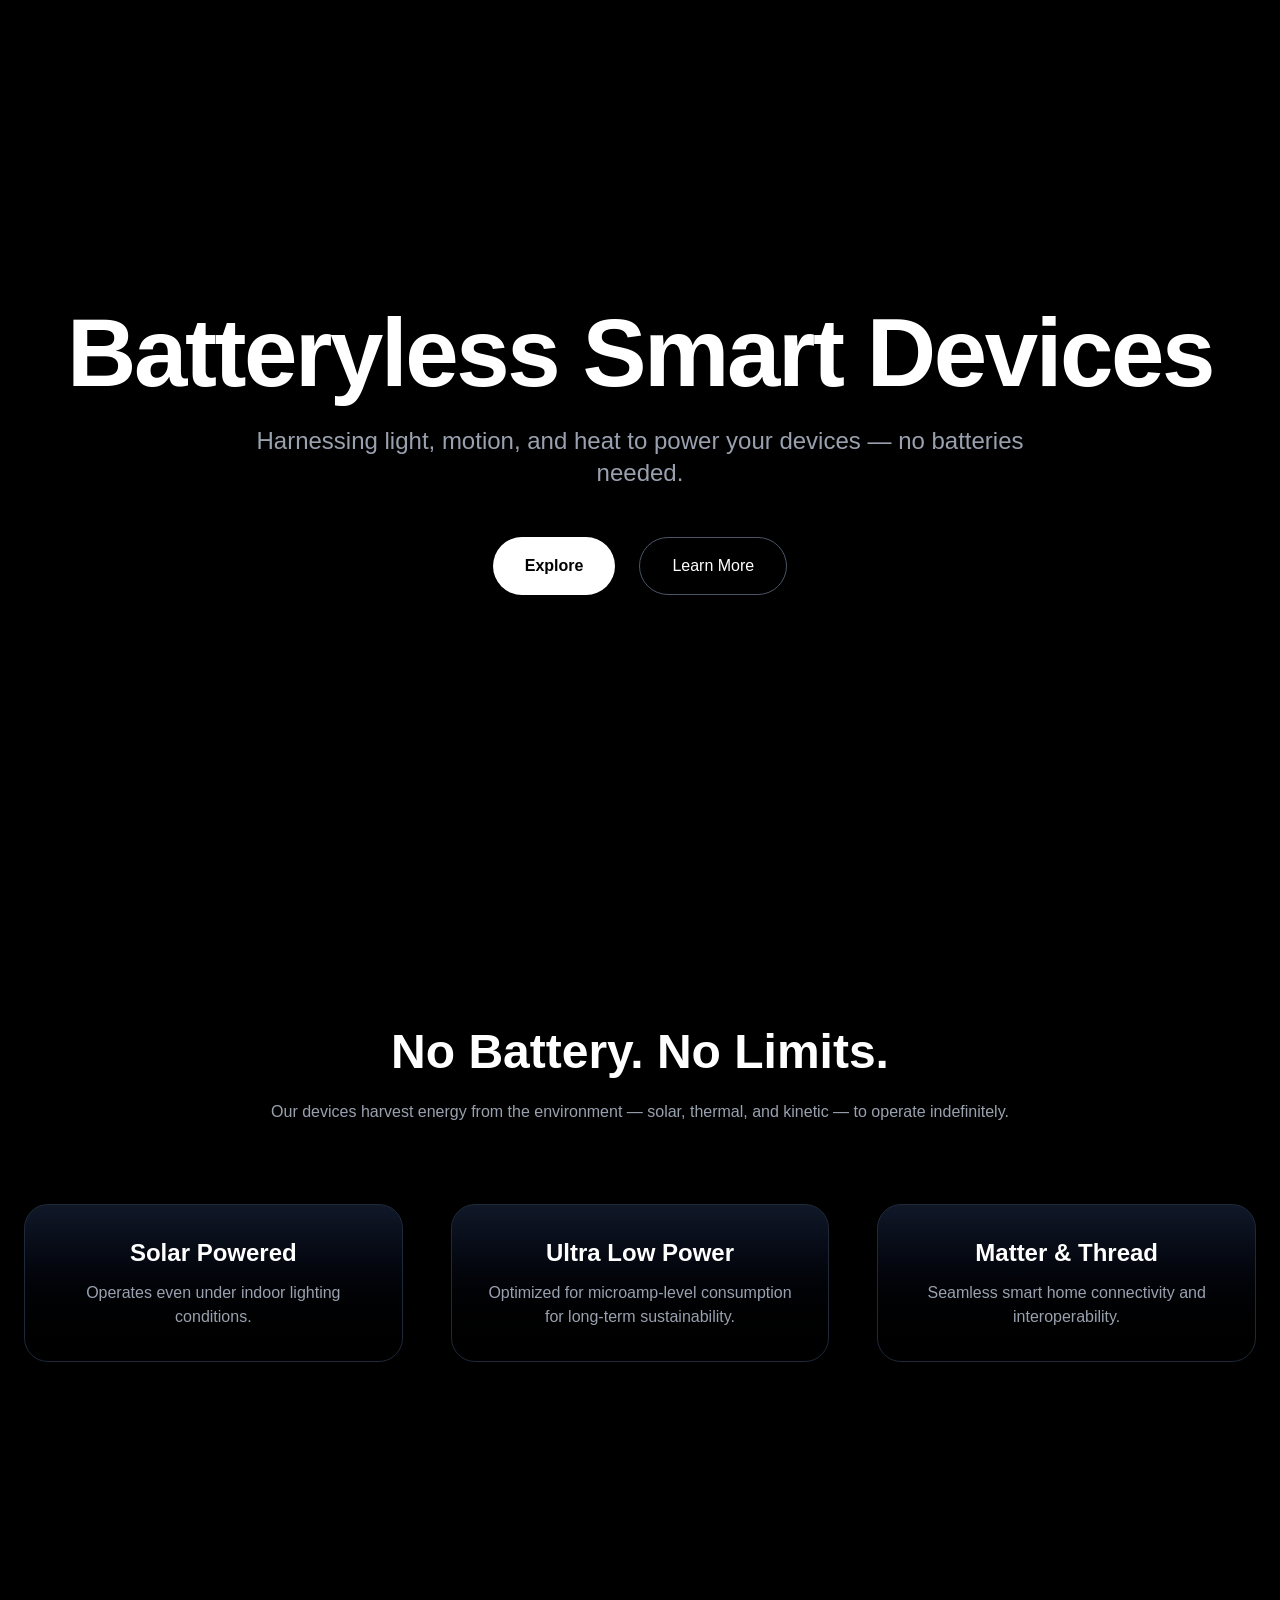
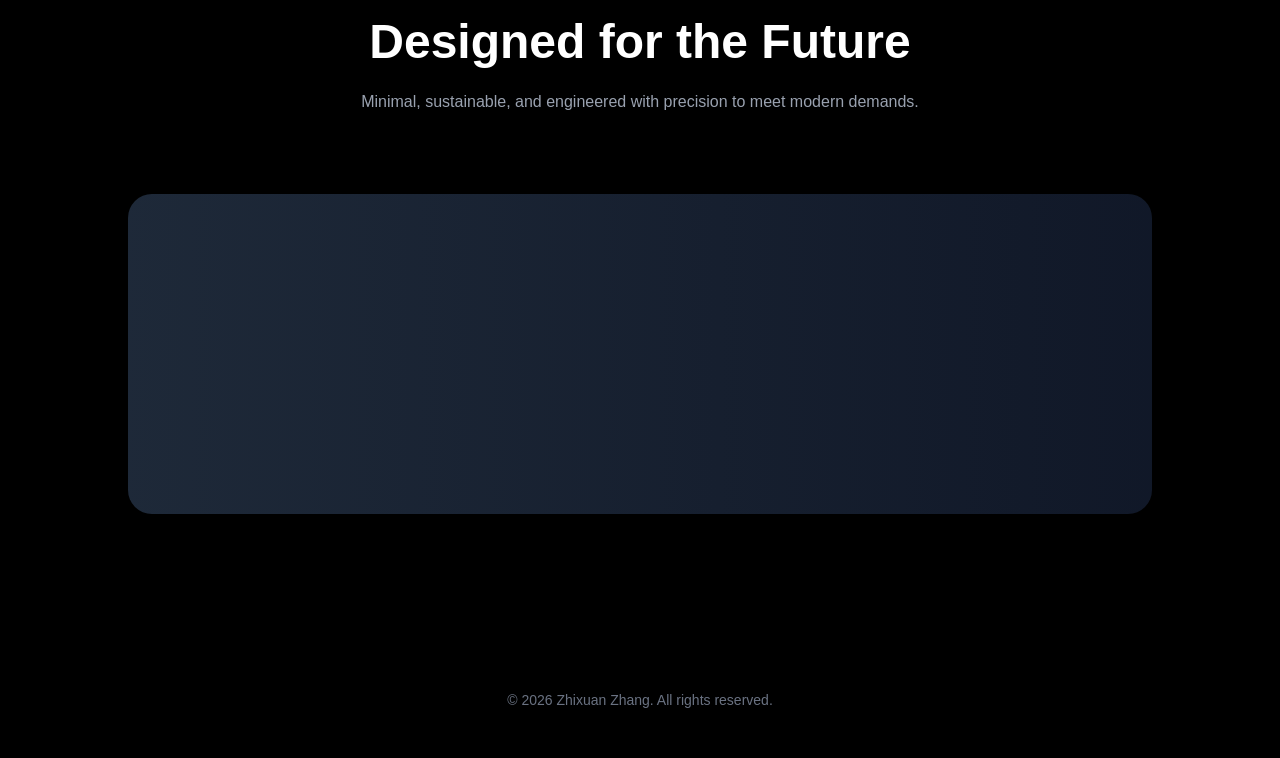
<file: index.html>
<!DOCTYPE html><!--xOA8P0eRLM_AzHyug5me1--><html lang="en"><head><meta charSet="utf-8"/><meta name="viewport" content="width=device-width, initial-scale=1"/><link rel="preload" href="/_next/static/media/797e433ab948586e-s.p.dbea232f.woff2" as="font" crossorigin="" type="font/woff2"/><link rel="preload" href="/_next/static/media/caa3a2e1cccd8315-s.p.853070df.woff2" as="font" crossorigin="" type="font/woff2"/><link rel="stylesheet" href="/_next/static/chunks/d24d4cb73cb76efe.css" data-precedence="next"/><link rel="preload" as="script" fetchPriority="low" href="/_next/static/chunks/465f799faf41e6df.js"/><script src="/_next/static/chunks/396f90e8b7ccb31f.js" async=""></script><script src="/_next/static/chunks/caee63aee53cc1ca.js" async=""></script><script src="/_next/static/chunks/turbopack-cb861f6a3e9f91bc.js" async=""></script><script src="/_next/static/chunks/2f236954d6a65e12.js" async=""></script><meta name="next-size-adjust" content=""/><title>Create Next App</title><meta name="description" content="Generated by create next app"/><link rel="icon" href="/favicon.ico?favicon.0b3bf435.ico" sizes="256x256" type="image/x-icon"/><script src="/_next/static/chunks/a6dad97d9634a72d.js" noModule=""></script></head><body class="geist_a71539c9-module__T19VSG__variable geist_mono_8d43a2aa-module__8Li5zG__variable antialiased"><div hidden=""><!--$--><!--/$--></div><main class="bg-black text-white min-h-screen"><section class="flex flex-col items-center justify-center text-center h-screen px-6"><h1 class="text-6xl md:text-8xl font-bold tracking-tight">Batteryless Smart Devices</h1><p class="mt-6 text-lg md:text-2xl text-gray-400 max-w-3xl">Harnessing light, motion, and heat to power your devices — no batteries needed.</p><div class="mt-12 flex gap-6"><button class="px-8 py-4 bg-white text-black rounded-full font-semibold hover:opacity-90">Explore</button><button class="px-8 py-4 border border-gray-600 rounded-full hover:bg-gray-800">Learn More</button></div></section><section class="py-32 px-6 text-center"><h2 class="text-5xl font-bold">No Battery. No Limits.</h2><p class="mt-6 text-gray-400 max-w-3xl mx-auto">Our devices harvest energy from the environment — solar, thermal, and kinetic — to operate indefinitely.</p><div class="mt-20 grid md:grid-cols-3 gap-12"><div class="p-8 rounded-3xl bg-gradient-to-b from-gray-900 to-black border border-gray-800"><h3 class="text-2xl font-semibold">Solar Powered</h3><p class="mt-3 text-gray-400">Operates even under indoor lighting conditions.</p></div><div class="p-8 rounded-3xl bg-gradient-to-b from-gray-900 to-black border border-gray-800"><h3 class="text-2xl font-semibold">Ultra Low Power</h3><p class="mt-3 text-gray-400">Optimized for microamp-level consumption for long-term sustainability.</p></div><div class="p-8 rounded-3xl bg-gradient-to-b from-gray-900 to-black border border-gray-800"><h3 class="text-2xl font-semibold">Matter &amp; Thread</h3><p class="mt-3 text-gray-400">Seamless smart home connectivity and interoperability.</p></div></div></section><section class="py-32 px-6 bg-black text-center"><h2 class="text-5xl font-bold">Designed for the Future</h2><p class="mt-6 text-gray-400 max-w-3xl mx-auto">Minimal, sustainable, and engineered with precision to meet modern demands.</p><div class="mt-20 flex justify-center"><div class="w-full max-w-5xl h-80 bg-gradient-to-r from-gray-800 to-gray-900 rounded-3xl shadow-2xl"></div></div></section><footer class="py-12 text-center text-gray-500 text-sm">© <!-- -->2026<!-- --> Zhixuan Zhang. All rights reserved.</footer></main><!--$--><!--/$--><script src="/_next/static/chunks/465f799faf41e6df.js" id="_R_" async=""></script><script>(self.__next_f=self.__next_f||[]).push([0])</script><script>self.__next_f.push([1,"1:\"$Sreact.fragment\"\n2:I[39756,[\"/_next/static/chunks/2f236954d6a65e12.js\"],\"default\"]\n3:I[37457,[\"/_next/static/chunks/2f236954d6a65e12.js\"],\"default\"]\n8:I[68027,[],\"default\"]\n:HL[\"/_next/static/chunks/d24d4cb73cb76efe.css\",\"style\"]\n:HL[\"/_next/static/media/797e433ab948586e-s.p.dbea232f.woff2\",\"font\",{\"crossOrigin\":\"\",\"type\":\"font/woff2\"}]\n:HL[\"/_next/static/media/caa3a2e1cccd8315-s.p.853070df.woff2\",\"font\",{\"crossOrigin\":\"\",\"type\":\"font/woff2\"}]\n"])</script><script>self.__next_f.push([1,"0:{\"P\":null,\"b\":\"xOA8P0eRLM-AzHyug5me1\",\"c\":[\"\",\"\"],\"q\":\"\",\"i\":false,\"f\":[[[\"\",{\"children\":[\"__PAGE__\",{}]},\"$undefined\",\"$undefined\",true],[[\"$\",\"$1\",\"c\",{\"children\":[[[\"$\",\"link\",\"0\",{\"rel\":\"stylesheet\",\"href\":\"/_next/static/chunks/d24d4cb73cb76efe.css\",\"precedence\":\"next\",\"crossOrigin\":\"$undefined\",\"nonce\":\"$undefined\"}]],[\"$\",\"html\",null,{\"lang\":\"en\",\"children\":[\"$\",\"body\",null,{\"className\":\"geist_a71539c9-module__T19VSG__variable geist_mono_8d43a2aa-module__8Li5zG__variable antialiased\",\"children\":[\"$\",\"$L2\",null,{\"parallelRouterKey\":\"children\",\"error\":\"$undefined\",\"errorStyles\":\"$undefined\",\"errorScripts\":\"$undefined\",\"template\":[\"$\",\"$L3\",null,{}],\"templateStyles\":\"$undefined\",\"templateScripts\":\"$undefined\",\"notFound\":[[[\"$\",\"title\",null,{\"children\":\"404: This page could not be found.\"}],[\"$\",\"div\",null,{\"style\":{\"fontFamily\":\"system-ui,\\\"Segoe UI\\\",Roboto,Helvetica,Arial,sans-serif,\\\"Apple Color Emoji\\\",\\\"Segoe UI Emoji\\\"\",\"height\":\"100vh\",\"textAlign\":\"center\",\"display\":\"flex\",\"flexDirection\":\"column\",\"alignItems\":\"center\",\"justifyContent\":\"center\"},\"children\":[\"$\",\"div\",null,{\"children\":[[\"$\",\"style\",null,{\"dangerouslySetInnerHTML\":{\"__html\":\"body{color:#000;background:#fff;margin:0}.next-error-h1{border-right:1px solid rgba(0,0,0,.3)}@media (prefers-color-scheme:dark){body{color:#fff;background:#000}.next-error-h1{border-right:1px solid rgba(255,255,255,.3)}}\"}}],[\"$\",\"h1\",null,{\"className\":\"next-error-h1\",\"style\":{\"display\":\"inline-block\",\"margin\":\"0 20px 0 0\",\"padding\":\"0 23px 0 0\",\"fontSize\":24,\"fontWeight\":500,\"verticalAlign\":\"top\",\"lineHeight\":\"49px\"},\"children\":404}],[\"$\",\"div\",null,{\"style\":{\"display\":\"inline-block\"},\"children\":[\"$\",\"h2\",null,{\"style\":{\"fontSize\":14,\"fontWeight\":400,\"lineHeight\":\"49px\",\"margin\":0},\"children\":\"This page could not be found.\"}]}]]}]}]],[]],\"forbidden\":\"$undefined\",\"unauthorized\":\"$undefined\"}]}]}]]}],{\"children\":[[\"$\",\"$1\",\"c\",{\"children\":[[\"$\",\"main\",null,{\"className\":\"bg-black text-white min-h-screen\",\"children\":[[\"$\",\"section\",null,{\"className\":\"flex flex-col items-center justify-center text-center h-screen px-6\",\"children\":[[\"$\",\"h1\",null,{\"className\":\"text-6xl md:text-8xl font-bold tracking-tight\",\"children\":\"Batteryless Smart Devices\"}],[\"$\",\"p\",null,{\"className\":\"mt-6 text-lg md:text-2xl text-gray-400 max-w-3xl\",\"children\":\"Harnessing light, motion, and heat to power your devices — no batteries needed.\"}],[\"$\",\"div\",null,{\"className\":\"mt-12 flex gap-6\",\"children\":[[\"$\",\"button\",null,{\"className\":\"px-8 py-4 bg-white text-black rounded-full font-semibold hover:opacity-90\",\"children\":\"Explore\"}],[\"$\",\"button\",null,{\"className\":\"px-8 py-4 border border-gray-600 rounded-full hover:bg-gray-800\",\"children\":\"Learn More\"}]]}]]}],[\"$\",\"section\",null,{\"className\":\"py-32 px-6 text-center\",\"children\":[[\"$\",\"h2\",null,{\"className\":\"text-5xl font-bold\",\"children\":\"No Battery. No Limits.\"}],[\"$\",\"p\",null,{\"className\":\"mt-6 text-gray-400 max-w-3xl mx-auto\",\"children\":\"Our devices harvest energy from the environment — solar, thermal, and kinetic — to operate indefinitely.\"}],[\"$\",\"div\",null,{\"className\":\"mt-20 grid md:grid-cols-3 gap-12\",\"children\":[[\"$\",\"div\",null,{\"className\":\"p-8 rounded-3xl bg-gradient-to-b from-gray-900 to-black border border-gray-800\",\"children\":[[\"$\",\"h3\",null,{\"className\":\"text-2xl font-semibold\",\"children\":\"Solar Powered\"}],[\"$\",\"p\",null,{\"className\":\"mt-3 text-gray-400\",\"children\":\"Operates even under indoor lighting conditions.\"}]]}],[\"$\",\"div\",null,{\"className\":\"p-8 rounded-3xl bg-gradient-to-b from-gray-900 to-black border border-gray-800\",\"children\":[[\"$\",\"h3\",null,{\"className\":\"text-2xl font-semibold\",\"children\":\"Ultra Low Power\"}],[\"$\",\"p\",null,{\"className\":\"mt-3 text-gray-400\",\"children\":\"Optimized for microamp-level consumption for long-term sustainability.\"}]]}],[\"$\",\"div\",null,{\"className\":\"p-8 rounded-3xl bg-gradient-to-b from-gray-900 to-black border border-gray-800\",\"children\":[[\"$\",\"h3\",null,{\"className\":\"text-2xl font-semibold\",\"children\":\"Matter \u0026 Thread\"}],[\"$\",\"p\",null,{\"className\":\"mt-3 text-gray-400\",\"children\":\"Seamless smart home connectivity and interoperability.\"}]]}]]}]]}],[\"$\",\"section\",null,{\"className\":\"py-32 px-6 bg-black text-center\",\"children\":[[\"$\",\"h2\",null,{\"className\":\"text-5xl font-bold\",\"children\":\"Designed for the Future\"}],[\"$\",\"p\",null,{\"className\":\"mt-6 text-gray-400 max-w-3xl mx-auto\",\"children\":\"Minimal, sustainable, and engineered with precision to meet modern demands.\"}],\"$L4\"]}],\"$L5\"]}],null,\"$L6\"]}],{},null,false,false]},null,false,false],\"$L7\",false]],\"m\":\"$undefined\",\"G\":[\"$8\",[]],\"S\":true}\n"])</script><script>self.__next_f.push([1,"9:I[97367,[\"/_next/static/chunks/2f236954d6a65e12.js\"],\"OutletBoundary\"]\na:\"$Sreact.suspense\"\nc:I[97367,[\"/_next/static/chunks/2f236954d6a65e12.js\"],\"ViewportBoundary\"]\ne:I[97367,[\"/_next/static/chunks/2f236954d6a65e12.js\"],\"MetadataBoundary\"]\n4:[\"$\",\"div\",null,{\"className\":\"mt-20 flex justify-center\",\"children\":[\"$\",\"div\",null,{\"className\":\"w-full max-w-5xl h-80 bg-gradient-to-r from-gray-800 to-gray-900 rounded-3xl shadow-2xl\"}]}]\n5:[\"$\",\"footer\",null,{\"className\":\"py-12 text-center text-gray-500 text-sm\",\"children\":[\"© \",2026,\" Zhixuan Zhang. All rights reserved.\"]}]\n6:[\"$\",\"$L9\",null,{\"children\":[\"$\",\"$a\",null,{\"name\":\"Next.MetadataOutlet\",\"children\":\"$@b\"}]}]\n7:[\"$\",\"$1\",\"h\",{\"children\":[null,[\"$\",\"$Lc\",null,{\"children\":\"$Ld\"}],[\"$\",\"div\",null,{\"hidden\":true,\"children\":[\"$\",\"$Le\",null,{\"children\":[\"$\",\"$a\",null,{\"name\":\"Next.Metadata\",\"children\":\"$Lf\"}]}]}],[\"$\",\"meta\",null,{\"name\":\"next-size-adjust\",\"content\":\"\"}]]}]\n"])</script><script>self.__next_f.push([1,"d:[[\"$\",\"meta\",\"0\",{\"charSet\":\"utf-8\"}],[\"$\",\"meta\",\"1\",{\"name\":\"viewport\",\"content\":\"width=device-width, initial-scale=1\"}]]\n"])</script><script>self.__next_f.push([1,"10:I[27201,[\"/_next/static/chunks/2f236954d6a65e12.js\"],\"IconMark\"]\nb:null\nf:[[\"$\",\"title\",\"0\",{\"children\":\"Create Next App\"}],[\"$\",\"meta\",\"1\",{\"name\":\"description\",\"content\":\"Generated by create next app\"}],[\"$\",\"link\",\"2\",{\"rel\":\"icon\",\"href\":\"/favicon.ico?favicon.0b3bf435.ico\",\"sizes\":\"256x256\",\"type\":\"image/x-icon\"}],[\"$\",\"$L10\",\"3\",{}]]\n"])</script></body></html>
</file>
<file: _next/static/chunks/d24d4cb73cb76efe.css>
@font-face{font-family:Geist;font-style:normal;font-weight:100 900;font-display:swap;src:url(../media/8a480f0b521d4e75-s.8e0177b5.woff2)format("woff2");unicode-range:U+301,U+400-45F,U+490-491,U+4B0-4B1,U+2116}@font-face{font-family:Geist;font-style:normal;font-weight:100 900;font-display:swap;src:url(../media/7178b3e590c64307-s.b97b3418.woff2)format("woff2");unicode-range:U+100-2BA,U+2BD-2C5,U+2C7-2CC,U+2CE-2D7,U+2DD-2FF,U+304,U+308,U+329,U+1D00-1DBF,U+1E00-1E9F,U+1EF2-1EFF,U+2020,U+20A0-20AB,U+20AD-20C0,U+2113,U+2C60-2C7F,U+A720-A7FF}@font-face{font-family:Geist;font-style:normal;font-weight:100 900;font-display:swap;src:url(../media/caa3a2e1cccd8315-s.p.853070df.woff2)format("woff2");unicode-range:U+??,U+131,U+152-153,U+2BB-2BC,U+2C6,U+2DA,U+2DC,U+304,U+308,U+329,U+2000-206F,U+20AC,U+2122,U+2191,U+2193,U+2212,U+2215,U+FEFF,U+FFFD}@font-face{font-family:Geist Fallback;src:local(Arial);ascent-override:95.94%;descent-override:28.16%;line-gap-override:0.0%;size-adjust:104.76%}.geist_a71539c9-module__T19VSG__className{font-family:Geist,Geist Fallback;font-style:normal}.geist_a71539c9-module__T19VSG__variable{--font-geist-sans:"Geist","Geist Fallback"}
@font-face{font-family:Geist Mono;font-style:normal;font-weight:100 900;font-display:swap;src:url(../media/4fa387ec64143e14-s.c1fdd6c2.woff2)format("woff2");unicode-range:U+301,U+400-45F,U+490-491,U+4B0-4B1,U+2116}@font-face{font-family:Geist Mono;font-style:normal;font-weight:100 900;font-display:swap;src:url(../media/bbc41e54d2fcbd21-s.799d8ef8.woff2)format("woff2");unicode-range:U+100-2BA,U+2BD-2C5,U+2C7-2CC,U+2CE-2D7,U+2DD-2FF,U+304,U+308,U+329,U+1D00-1DBF,U+1E00-1E9F,U+1EF2-1EFF,U+2020,U+20A0-20AB,U+20AD-20C0,U+2113,U+2C60-2C7F,U+A720-A7FF}@font-face{font-family:Geist Mono;font-style:normal;font-weight:100 900;font-display:swap;src:url(../media/797e433ab948586e-s.p.dbea232f.woff2)format("woff2");unicode-range:U+??,U+131,U+152-153,U+2BB-2BC,U+2C6,U+2DA,U+2DC,U+304,U+308,U+329,U+2000-206F,U+20AC,U+2122,U+2191,U+2193,U+2212,U+2215,U+FEFF,U+FFFD}@font-face{font-family:Geist Mono Fallback;src:local(Arial);ascent-override:74.67%;descent-override:21.92%;line-gap-override:0.0%;size-adjust:134.59%}.geist_mono_8d43a2aa-module__8Li5zG__className{font-family:Geist Mono,Geist Mono Fallback;font-style:normal}.geist_mono_8d43a2aa-module__8Li5zG__variable{--font-geist-mono:"Geist Mono","Geist Mono Fallback"}
@layer properties{@supports (((-webkit-hyphens:none)) and (not (margin-trim:inline))) or ((-moz-orient:inline) and (not (color:rgb(from red r g b)))){*,:before,:after,::backdrop{--tw-border-style:solid;--tw-gradient-position:initial;--tw-gradient-from:#0000;--tw-gradient-via:#0000;--tw-gradient-to:#0000;--tw-gradient-stops:initial;--tw-gradient-via-stops:initial;--tw-gradient-from-position:0%;--tw-gradient-via-position:50%;--tw-gradient-to-position:100%;--tw-font-weight:initial;--tw-tracking:initial;--tw-shadow:0 0 #0000;--tw-shadow-color:initial;--tw-shadow-alpha:100%;--tw-inset-shadow:0 0 #0000;--tw-inset-shadow-color:initial;--tw-inset-shadow-alpha:100%;--tw-ring-color:initial;--tw-ring-shadow:0 0 #0000;--tw-inset-ring-color:initial;--tw-inset-ring-shadow:0 0 #0000;--tw-ring-inset:initial;--tw-ring-offset-width:0px;--tw-ring-offset-color:#fff;--tw-ring-offset-shadow:0 0 #0000}}}@layer theme{:root,:host{--color-gray-400:#99a1af;--color-gray-500:#6a7282;--color-gray-600:#4a5565;--color-gray-800:#1e2939;--color-gray-900:#101828;--color-black:#000;--color-white:#fff;--spacing:.25rem;--container-3xl:48rem;--container-5xl:64rem;--text-sm:.875rem;--text-sm--line-height:calc(1.25/.875);--text-lg:1.125rem;--text-lg--line-height:calc(1.75/1.125);--text-2xl:1.5rem;--text-2xl--line-height:calc(2/1.5);--text-5xl:3rem;--text-5xl--line-height:1;--text-6xl:3.75rem;--text-6xl--line-height:1;--text-8xl:6rem;--text-8xl--line-height:1;--font-weight-semibold:600;--font-weight-bold:700;--tracking-tight:-.025em;--radius-3xl:1.5rem;--default-font-family:var(--font-geist-sans);--default-mono-font-family:var(--font-geist-mono)}@supports (color:lab(0% 0 0)){:root,:host{--color-gray-400:lab(65.9269% -.832707 -8.17473);--color-gray-500:lab(47.7841% -.393182 -10.0268);--color-gray-600:lab(35.6337% -1.58697 -10.8425);--color-gray-800:lab(16.1051% -1.18239 -11.7533);--color-gray-900:lab(8.11897% .811279 -12.254)}}}@layer base{*,:after,:before,::backdrop{box-sizing:border-box;border:0 solid;margin:0;padding:0}::file-selector-button{box-sizing:border-box;border:0 solid;margin:0;padding:0}html,:host{-webkit-text-size-adjust:100%;tab-size:4;line-height:1.5;font-family:var(--default-font-family,ui-sans-serif,system-ui,sans-serif,"Apple Color Emoji","Segoe UI Emoji","Segoe UI Symbol","Noto Color Emoji");font-feature-settings:var(--default-font-feature-settings,normal);font-variation-settings:var(--default-font-variation-settings,normal);-webkit-tap-highlight-color:transparent}hr{height:0;color:inherit;border-top-width:1px}abbr:where([title]){-webkit-text-decoration:underline dotted;text-decoration:underline dotted}h1,h2,h3,h4,h5,h6{font-size:inherit;font-weight:inherit}a{color:inherit;-webkit-text-decoration:inherit;-webkit-text-decoration:inherit;-webkit-text-decoration:inherit;-webkit-text-decoration:inherit;text-decoration:inherit}b,strong{font-weight:bolder}code,kbd,samp,pre{font-family:var(--default-mono-font-family,ui-monospace,SFMono-Regular,Menlo,Monaco,Consolas,"Liberation Mono","Courier New",monospace);font-feature-settings:var(--default-mono-font-feature-settings,normal);font-variation-settings:var(--default-mono-font-variation-settings,normal);font-size:1em}small{font-size:80%}sub,sup{vertical-align:baseline;font-size:75%;line-height:0;position:relative}sub{bottom:-.25em}sup{top:-.5em}table{text-indent:0;border-color:inherit;border-collapse:collapse}:-moz-focusring{outline:auto}progress{vertical-align:baseline}summary{display:list-item}ol,ul,menu{list-style:none}img,svg,video,canvas,audio,iframe,embed,object{vertical-align:middle;display:block}img,video{max-width:100%;height:auto}button,input,select,optgroup,textarea{font:inherit;font-feature-settings:inherit;font-variation-settings:inherit;letter-spacing:inherit;color:inherit;opacity:1;background-color:#0000;border-radius:0}::file-selector-button{font:inherit;font-feature-settings:inherit;font-variation-settings:inherit;letter-spacing:inherit;color:inherit;opacity:1;background-color:#0000;border-radius:0}:where(select:is([multiple],[size])) optgroup{font-weight:bolder}:where(select:is([multiple],[size])) optgroup option{padding-inline-start:20px}::file-selector-button{margin-inline-end:4px}::placeholder{opacity:1}@supports (not ((-webkit-appearance:-apple-pay-button))) or (contain-intrinsic-size:1px){::placeholder{color:currentColor}@supports (color:color-mix(in lab, red, red)){::placeholder{color:color-mix(in oklab,currentcolor 50%,transparent)}}}textarea{resize:vertical}::-webkit-search-decoration{-webkit-appearance:none}::-webkit-date-and-time-value{min-height:1lh;text-align:inherit}::-webkit-datetime-edit{display:inline-flex}::-webkit-datetime-edit-fields-wrapper{padding:0}::-webkit-datetime-edit{padding-block:0}::-webkit-datetime-edit-year-field{padding-block:0}::-webkit-datetime-edit-month-field{padding-block:0}::-webkit-datetime-edit-day-field{padding-block:0}::-webkit-datetime-edit-hour-field{padding-block:0}::-webkit-datetime-edit-minute-field{padding-block:0}::-webkit-datetime-edit-second-field{padding-block:0}::-webkit-datetime-edit-millisecond-field{padding-block:0}::-webkit-datetime-edit-meridiem-field{padding-block:0}::-webkit-calendar-picker-indicator{line-height:1}:-moz-ui-invalid{box-shadow:none}button,input:where([type=button],[type=reset],[type=submit]){appearance:button}::file-selector-button{appearance:button}::-webkit-inner-spin-button{height:auto}::-webkit-outer-spin-button{height:auto}[hidden]:where(:not([hidden=until-found])){display:none!important}}@layer components;@layer utilities{.start{inset-inline-start:var(--spacing)}.mx-auto{margin-inline:auto}.mt-3{margin-top:calc(var(--spacing)*3)}.mt-6{margin-top:calc(var(--spacing)*6)}.mt-12{margin-top:calc(var(--spacing)*12)}.mt-20{margin-top:calc(var(--spacing)*20)}.flex{display:flex}.grid{display:grid}.h-80{height:calc(var(--spacing)*80)}.h-screen{height:100vh}.min-h-screen{min-height:100vh}.w-full{width:100%}.max-w-3xl{max-width:var(--container-3xl)}.max-w-5xl{max-width:var(--container-5xl)}.flex-col{flex-direction:column}.items-center{align-items:center}.justify-center{justify-content:center}.gap-6{gap:calc(var(--spacing)*6)}.gap-12{gap:calc(var(--spacing)*12)}.rounded-3xl{border-radius:var(--radius-3xl)}.rounded-full{border-radius:3.40282e38px}.border{border-style:var(--tw-border-style);border-width:1px}.border-gray-600{border-color:var(--color-gray-600)}.border-gray-800{border-color:var(--color-gray-800)}.bg-black{background-color:var(--color-black)}.bg-white{background-color:var(--color-white)}.bg-gradient-to-b{--tw-gradient-position:to bottom in oklab;background-image:linear-gradient(var(--tw-gradient-stops))}.bg-gradient-to-r{--tw-gradient-position:to right in oklab;background-image:linear-gradient(var(--tw-gradient-stops))}.from-gray-800{--tw-gradient-from:var(--color-gray-800);--tw-gradient-stops:var(--tw-gradient-via-stops,var(--tw-gradient-position),var(--tw-gradient-from)var(--tw-gradient-from-position),var(--tw-gradient-to)var(--tw-gradient-to-position))}.from-gray-900{--tw-gradient-from:var(--color-gray-900);--tw-gradient-stops:var(--tw-gradient-via-stops,var(--tw-gradient-position),var(--tw-gradient-from)var(--tw-gradient-from-position),var(--tw-gradient-to)var(--tw-gradient-to-position))}.to-black{--tw-gradient-to:var(--color-black);--tw-gradient-stops:var(--tw-gradient-via-stops,var(--tw-gradient-position),var(--tw-gradient-from)var(--tw-gradient-from-position),var(--tw-gradient-to)var(--tw-gradient-to-position))}.to-gray-900{--tw-gradient-to:var(--color-gray-900);--tw-gradient-stops:var(--tw-gradient-via-stops,var(--tw-gradient-position),var(--tw-gradient-from)var(--tw-gradient-from-position),var(--tw-gradient-to)var(--tw-gradient-to-position))}.p-8{padding:calc(var(--spacing)*8)}.px-6{padding-inline:calc(var(--spacing)*6)}.px-8{padding-inline:calc(var(--spacing)*8)}.py-4{padding-block:calc(var(--spacing)*4)}.py-12{padding-block:calc(var(--spacing)*12)}.py-32{padding-block:calc(var(--spacing)*32)}.text-center{text-align:center}.text-2xl{font-size:var(--text-2xl);line-height:var(--tw-leading,var(--text-2xl--line-height))}.text-5xl{font-size:var(--text-5xl);line-height:var(--tw-leading,var(--text-5xl--line-height))}.text-6xl{font-size:var(--text-6xl);line-height:var(--tw-leading,var(--text-6xl--line-height))}.text-lg{font-size:var(--text-lg);line-height:var(--tw-leading,var(--text-lg--line-height))}.text-sm{font-size:var(--text-sm);line-height:var(--tw-leading,var(--text-sm--line-height))}.font-bold{--tw-font-weight:var(--font-weight-bold);font-weight:var(--font-weight-bold)}.font-semibold{--tw-font-weight:var(--font-weight-semibold);font-weight:var(--font-weight-semibold)}.tracking-tight{--tw-tracking:var(--tracking-tight);letter-spacing:var(--tracking-tight)}.text-black{color:var(--color-black)}.text-gray-400{color:var(--color-gray-400)}.text-gray-500{color:var(--color-gray-500)}.text-white{color:var(--color-white)}.antialiased{-webkit-font-smoothing:antialiased;-moz-osx-font-smoothing:grayscale}.shadow-2xl{--tw-shadow:0 25px 50px -12px var(--tw-shadow-color,#00000040);box-shadow:var(--tw-inset-shadow),var(--tw-inset-ring-shadow),var(--tw-ring-offset-shadow),var(--tw-ring-shadow),var(--tw-shadow)}@media (hover:hover){.hover\:bg-gray-800:hover{background-color:var(--color-gray-800)}.hover\:opacity-90:hover{opacity:.9}}@media (min-width:48rem){.md\:grid-cols-3{grid-template-columns:repeat(3,minmax(0,1fr))}.md\:text-2xl{font-size:var(--text-2xl);line-height:var(--tw-leading,var(--text-2xl--line-height))}.md\:text-8xl{font-size:var(--text-8xl);line-height:var(--tw-leading,var(--text-8xl--line-height))}}}:root{--background:#fff;--foreground:#171717}@media (prefers-color-scheme:dark){:root{--background:#0a0a0a;--foreground:#ededed}}body{background:var(--background);color:var(--foreground);font-family:Arial,Helvetica,sans-serif}@property --tw-border-style{syntax:"*";inherits:false;initial-value:solid}@property --tw-gradient-position{syntax:"*";inherits:false}@property --tw-gradient-from{syntax:"<color>";inherits:false;initial-value:#0000}@property --tw-gradient-via{syntax:"<color>";inherits:false;initial-value:#0000}@property --tw-gradient-to{syntax:"<color>";inherits:false;initial-value:#0000}@property --tw-gradient-stops{syntax:"*";inherits:false}@property --tw-gradient-via-stops{syntax:"*";inherits:false}@property --tw-gradient-from-position{syntax:"<length-percentage>";inherits:false;initial-value:0%}@property --tw-gradient-via-position{syntax:"<length-percentage>";inherits:false;initial-value:50%}@property --tw-gradient-to-position{syntax:"<length-percentage>";inherits:false;initial-value:100%}@property --tw-font-weight{syntax:"*";inherits:false}@property --tw-tracking{syntax:"*";inherits:false}@property --tw-shadow{syntax:"*";inherits:false;initial-value:0 0 #0000}@property --tw-shadow-color{syntax:"*";inherits:false}@property --tw-shadow-alpha{syntax:"<percentage>";inherits:false;initial-value:100%}@property --tw-inset-shadow{syntax:"*";inherits:false;initial-value:0 0 #0000}@property --tw-inset-shadow-color{syntax:"*";inherits:false}@property --tw-inset-shadow-alpha{syntax:"<percentage>";inherits:false;initial-value:100%}@property --tw-ring-color{syntax:"*";inherits:false}@property --tw-ring-shadow{syntax:"*";inherits:false;initial-value:0 0 #0000}@property --tw-inset-ring-color{syntax:"*";inherits:false}@property --tw-inset-ring-shadow{syntax:"*";inherits:false;initial-value:0 0 #0000}@property --tw-ring-inset{syntax:"*";inherits:false}@property --tw-ring-offset-width{syntax:"<length>";inherits:false;initial-value:0}@property --tw-ring-offset-color{syntax:"*";inherits:false;initial-value:#fff}@property --tw-ring-offset-shadow{syntax:"*";inherits:false;initial-value:0 0 #0000}
</file>
